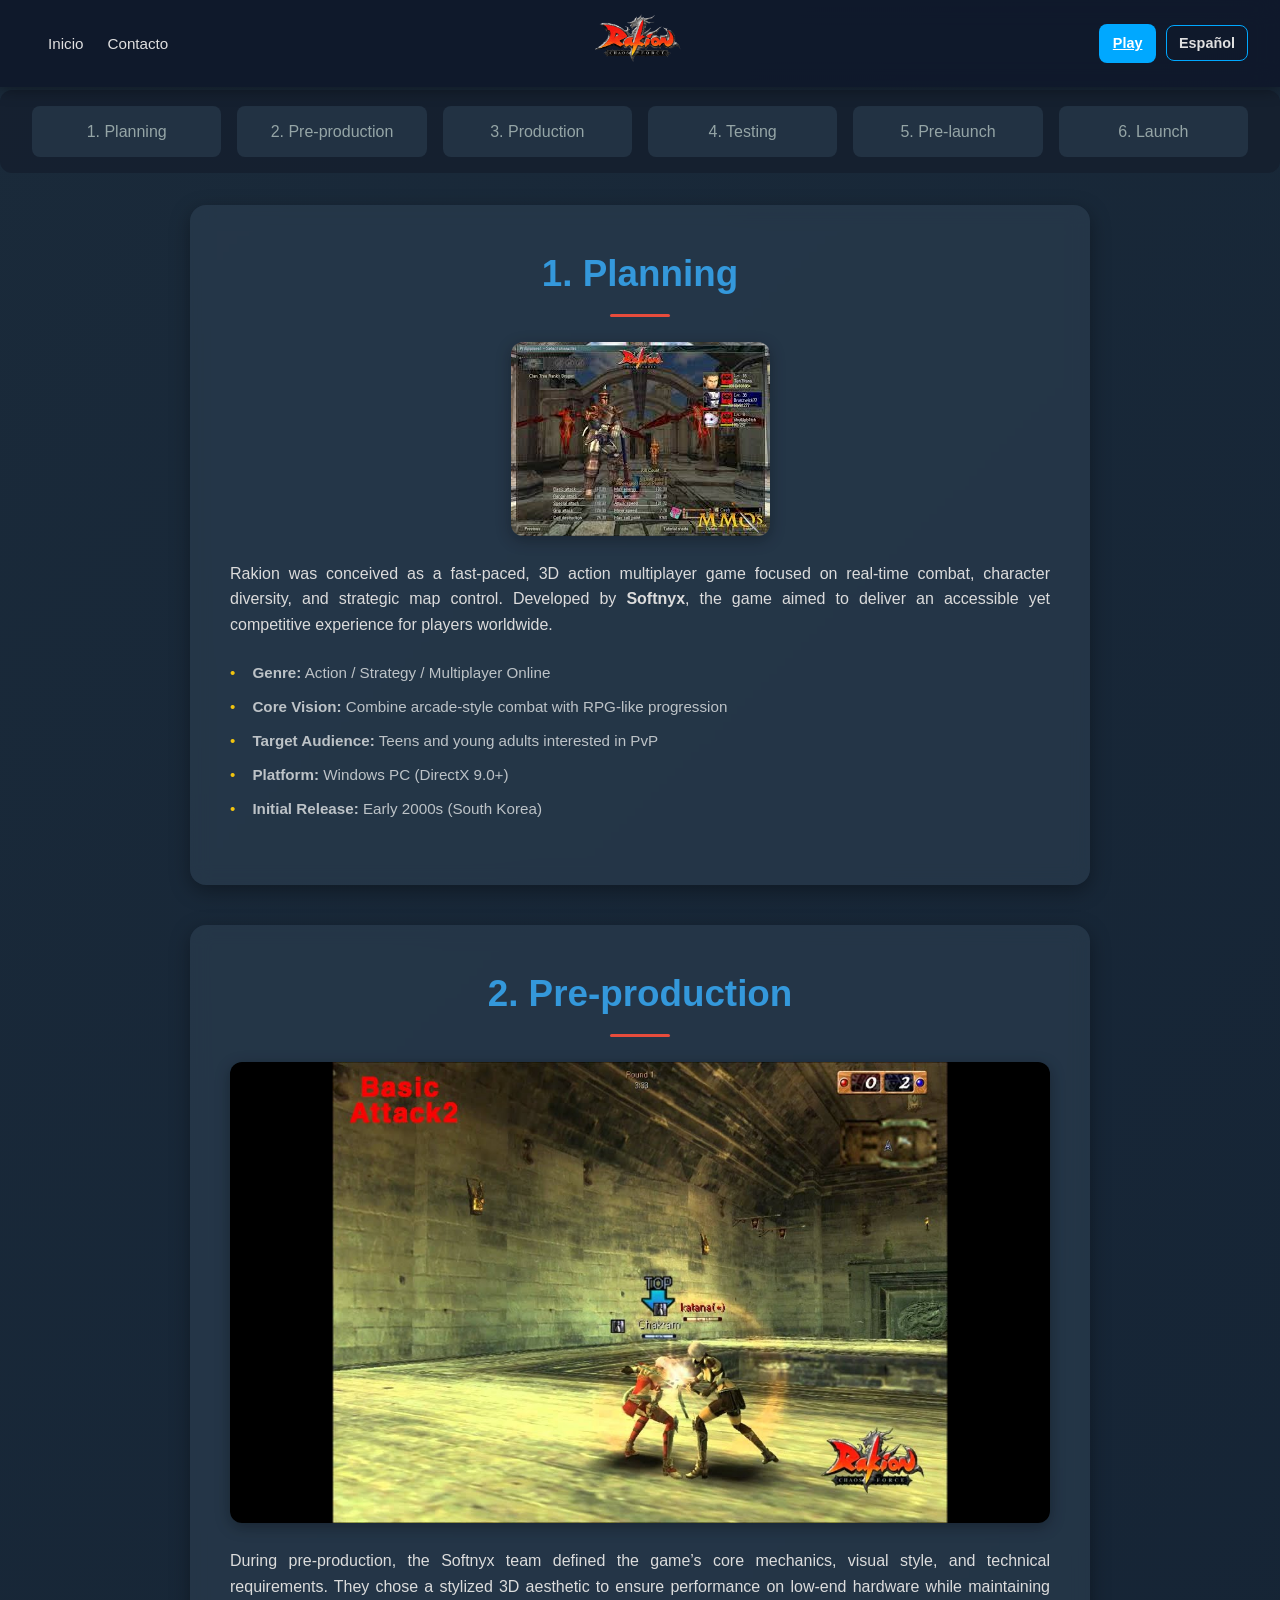
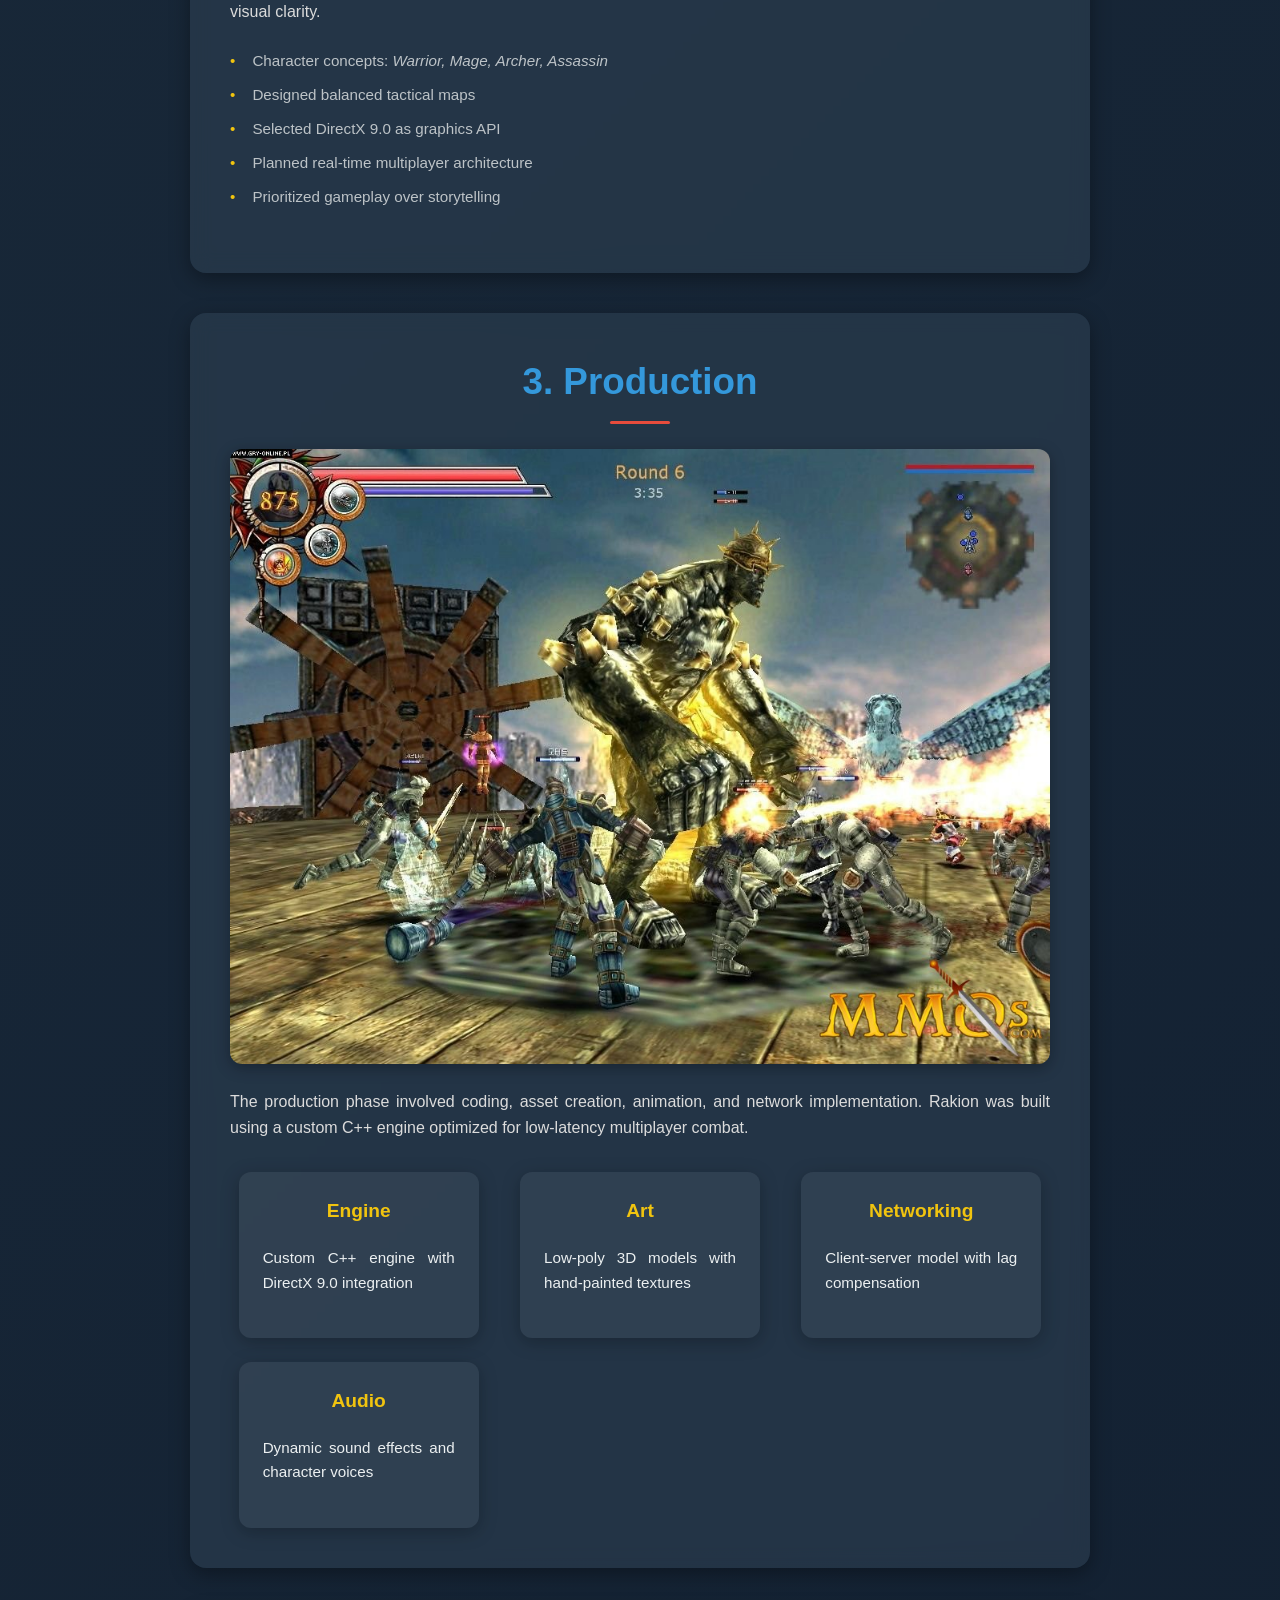
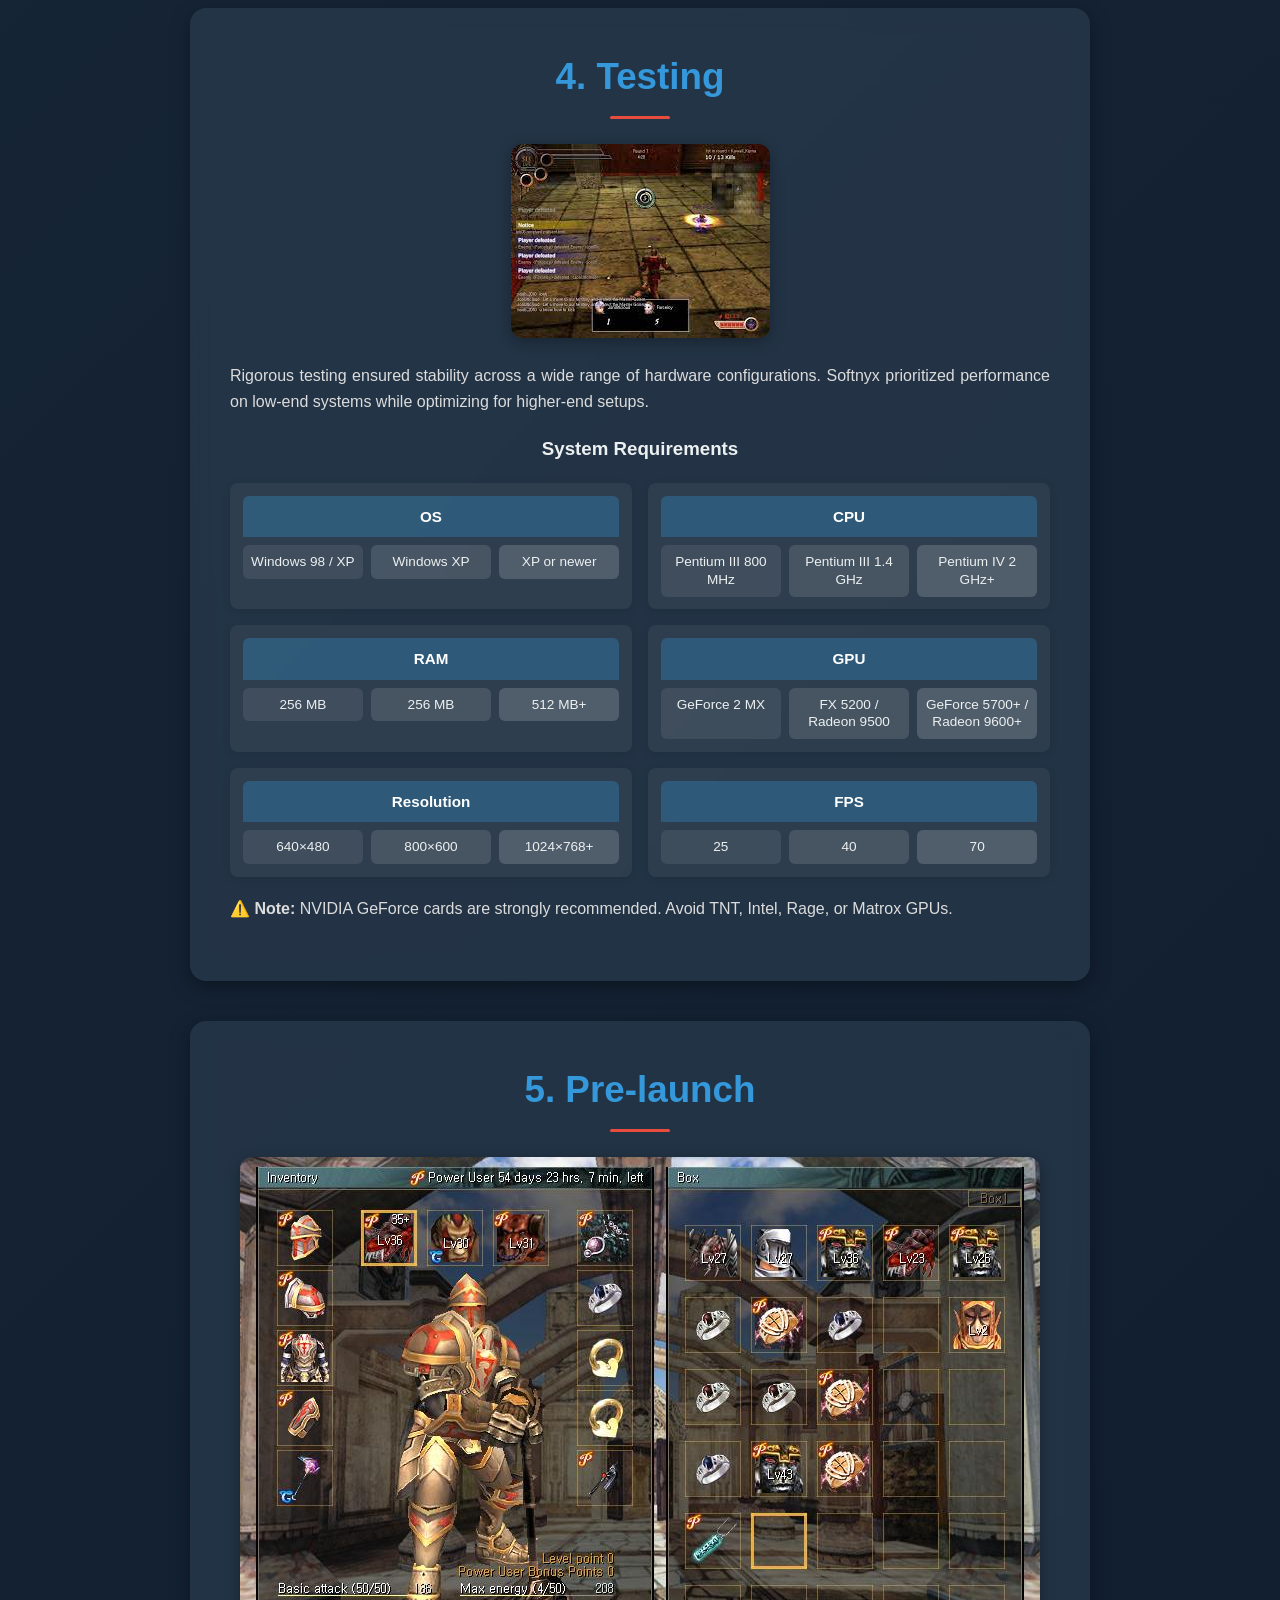
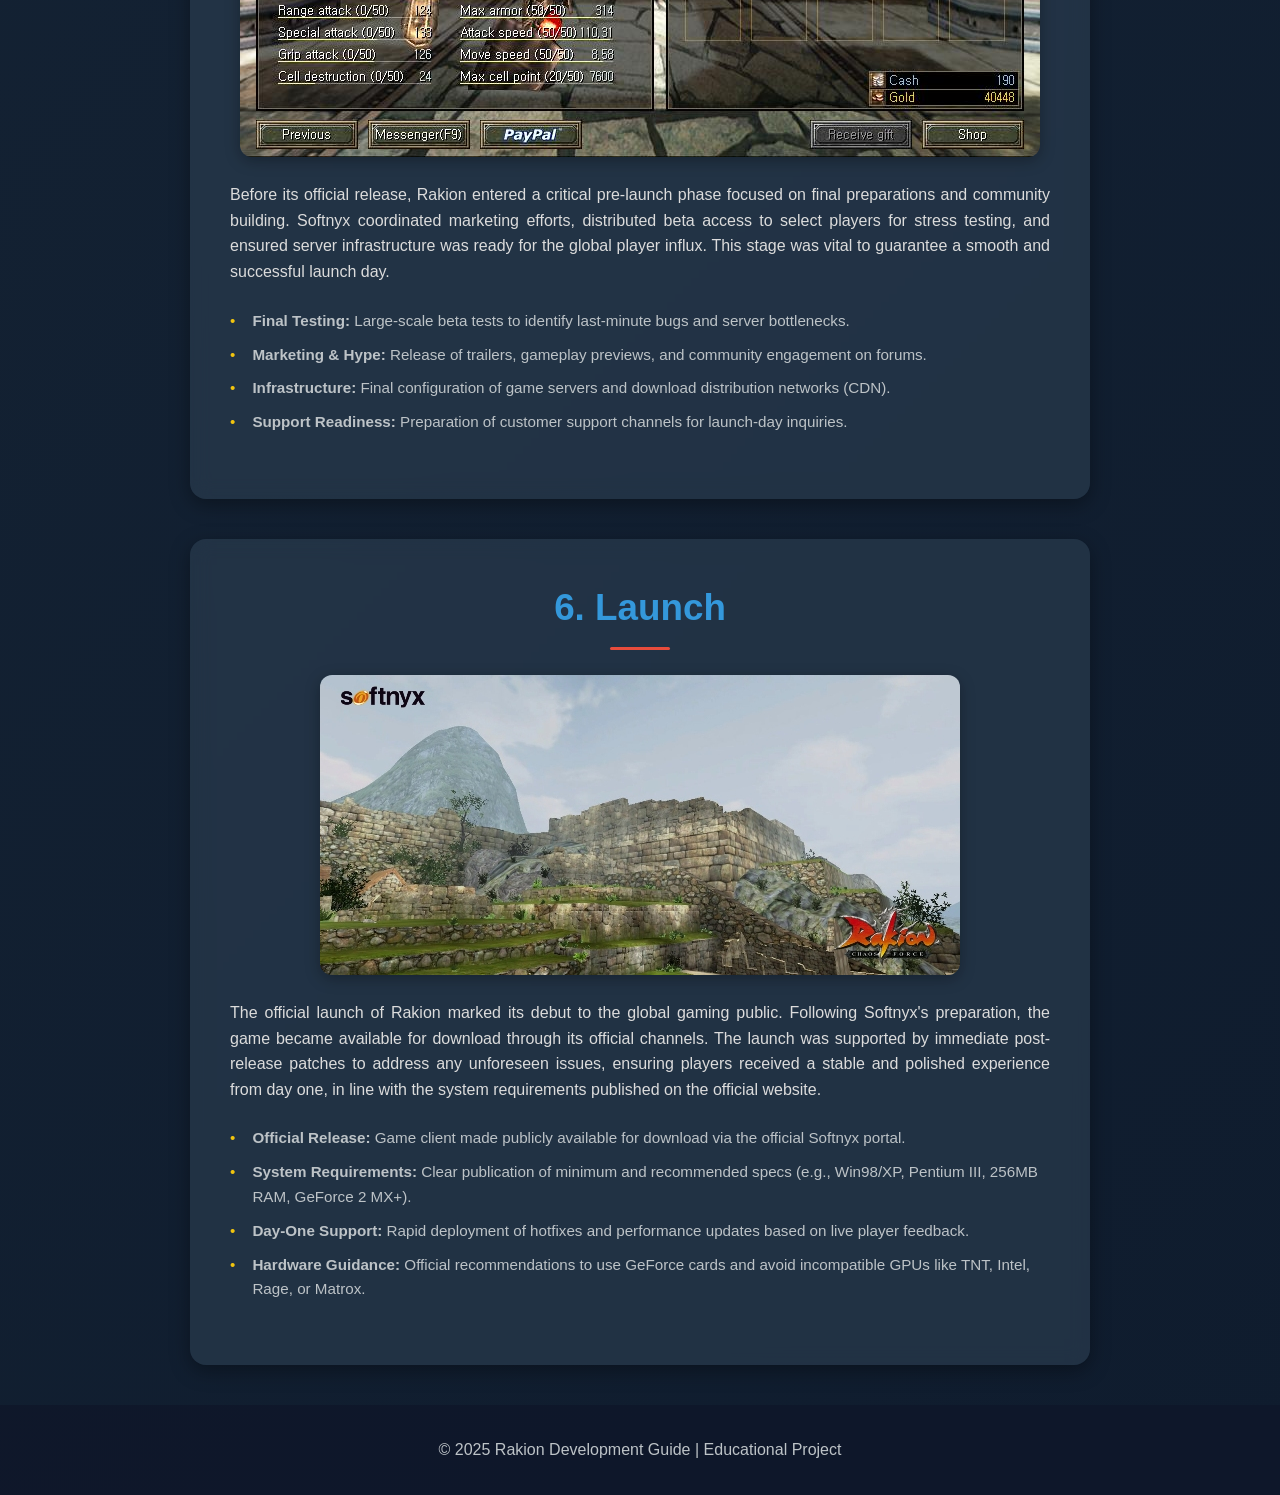
<file: index.html>
<!DOCTYPE html>
<html lang="en">
<head>
  <meta charset="UTF-8" />
  <meta name="viewport" content="width=device-width, initial-scale=1.0" />
  <title>Rakion - Game Development Process</title>
  <link rel="stylesheet" href="css/nav.css" />
  <link rel="stylesheet" href="css/style.css" />
</head>
<body>
  <!-- Navbar cargada dinámicamente -->
  <div id="navbar-container"></div>

  <main>
    <!-- TIMELINE -->
    <div class="timeline">
      <div class="step" data-target="#planning">1. Planning</div>
      <div class="step" data-target="#pre-production">2. Pre-production</div>
      <div class="step" data-target="#production">3. Production</div>
      <div class="step" data-target="#testing">4. Testing</div>
      <div class="step" data-target="#pre-launch">5. Pre-launch</div>
      <div class="step" data-target="#launch">6. Launch</div>
    </div>

    <!-- 1. PLANNING -->
    <section id="planning">
      <h2 id="planning-title">1. Planning</h2>
      <img src="images/inicio.jpeg" alt="Rakion Planning Phase" class="section-image">
      <p id="planning-text">
        Rakion was conceived as a fast-paced, 3D action multiplayer game focused on real-time combat,
        character diversity, and strategic map control. Developed by <strong>Softnyx</strong>, the game
        aimed to deliver an accessible yet competitive experience for players worldwide.
      </p>
      <ul>
        <li id="genre"><strong>Genre:</strong> Action / Strategy / Multiplayer Online</li>
        <li id="vision"><strong>Core Vision:</strong> Combine arcade-style combat with RPG-like progression</li>
        <li id="audience"><strong>Target Audience:</strong> Teens and young adults interested in PvP</li>
        <li id="platform"><strong>Platform:</strong> Windows PC (DirectX 9.0+)</li>
        <li id="release"><strong>Initial Release:</strong> Early 2000s (South Korea)</li>
      </ul>
    </section>

    <!-- 2. PRE-PRODUCTION -->
    <section id="pre-production">
      <h2 id="preprod-title">2. Pre-production</h2>
      <img src="images/preproduccion.jpg" alt="Rakion Pre-production Art" class="section-image">
      <p id="preprod-text">
        During pre-production, the Softnyx team defined the game’s core mechanics, visual style,
        and technical requirements. They chose a stylized 3D aesthetic to ensure performance
        on low-end hardware while maintaining visual clarity.
      </p>
      <ul>
        <li id="preprod-1">Character concepts: <em>Warrior, Mage, Archer, Assassin</em></li>
        <li id="preprod-2">Designed balanced tactical maps</li>
        <li id="preprod-3">Selected DirectX 9.0 as graphics API</li>
        <li id="preprod-4">Planned real-time multiplayer architecture</li>
        <li id="preprod-5">Prioritized gameplay over storytelling</li>
      </ul>
    </section>

    <!-- 3. PRODUCTION -->
    <section id="production">
      <h2 id="production-title">3. Production</h2>
      <img src="images/produccion.jpg" alt="Rakion In-Game Screenshot" class="section-image">
      <p id="production-text">
        The production phase involved coding, asset creation, animation, and network implementation.
        Rakion was built using a custom C++ engine optimized for low-latency multiplayer combat.
      </p>
      <div class="card-grid">
        <div class="card">
          <h3 id="engine-title">Engine</h3>
          <p id="engine-text">Custom C++ engine with DirectX 9.0 integration</p>
        </div>
        <div class="card">
          <h3 id="art-title">Art</h3>
          <p id="art-text">Low-poly 3D models with hand-painted textures</p>
        </div>
        <div class="card">
          <h3 id="net-title">Networking</h3>
          <p id="net-text">Client-server model with lag compensation</p>
        </div>
        <div class="card">
          <h3 id="audio-title">Audio</h3>
          <p id="audio-text">Dynamic sound effects and character voices</p>
        </div>
      </div>
    </section>

    <!-- 4. TESTING -->
    <section id="testing">
      <h2 id="testing-title">4. Testing</h2>
      <img src="images/testing.jpeg" alt="Rakion Testing Phase" class="section-image">
      <p id="testing-text">
        Rigorous testing ensured stability across a wide range of hardware configurations.
        Softnyx prioritized performance on low-end systems while optimizing for higher-end setups.
      </p>

      <h3 id="sysreq-title">System Requirements</h3>

      <!-- Nueva estructura de requisitos para mejor responsividad -->
      <div class="system-requirements-grid">
        <!-- OS -->
        <div class="req-item">
          <div class="req-header">
            <span class="req-label" id="col-component">OS</span>
          </div>
          <div class="req-values">
            <div class="req-value" id="os-min">Windows 98 / XP</div>
            <div class="req-value" id="os-rec">Windows XP</div>
            <div class="req-value" id="os-opt">XP or newer</div>
          </div>
        </div>

        <!-- CPU -->
        <div class="req-item">
          <div class="req-header">
            <span class="req-label">CPU</span>
          </div>
          <div class="req-values">
            <div class="req-value" id="cpu-min">Pentium III 800 MHz</div>
            <div class="req-value" id="cpu-rec">Pentium III 1.4 GHz</div>
            <div class="req-value" id="cpu-opt">Pentium IV 2 GHz+</div>
          </div>
        </div>

        <!-- RAM -->
        <div class="req-item">
          <div class="req-header">
            <span class="req-label">RAM</span>
          </div>
          <div class="req-values">
            <div class="req-value" id="ram-min">256 MB</div>
            <div class="req-value" id="ram-rec">256 MB</div>
            <div class="req-value" id="ram-opt">512 MB+</div>
          </div>
        </div>

        <!-- GPU -->
        <div class="req-item">
          <div class="req-header">
            <span class="req-label">GPU</span>
          </div>
          <div class="req-values">
            <div class="req-value" id="gpu-min">GeForce 2 MX</div>
            <div class="req-value" id="gpu-rec">FX 5200 / Radeon 9500</div>
            <div class="req-value" id="gpu-opt">GeForce 5700+ / Radeon 9600+</div>
          </div>
        </div>

        <!-- Resolution -->
        <div class="req-item">
          <div class="req-header">
            <span class="req-label">Resolution</span>
          </div>
          <div class="req-values">
            <div class="req-value" id="res-min">640×480</div>
            <div class="req-value" id="res-rec">800×600</div>
            <div class="req-value" id="res-opt">1024×768+</div>
          </div>
        </div>

        <!-- FPS -->
        <div class="req-item">
          <div class="req-header">
            <span class="req-label">FPS</span>
          </div>
          <div class="req-values">
            <div class="req-value" id="fps-min">25</div>
            <div class="req-value" id="fps-rec">40</div>
            <div class="req-value" id="fps-opt">70</div>
          </div>
        </div>
      </div>

      <p id="note-text">
        ⚠️ <strong>Note:</strong> NVIDIA GeForce cards are strongly recommended. Avoid TNT, Intel, Rage, or Matrox GPUs.
      </p>
    </section>
        <!-- 5. PRE-LAUNCH -->
    <section id="pre-launch">
      <h2 id="prelaunch-title">5. Pre-launch</h2>
      <img src="images/prelauch.jpg" alt="Rakion Pre-launch Phase" class="section-image">
      <p id="prelaunch-text">
        Before its official release, Rakion entered a critical pre-launch phase focused on final preparations and community building. Softnyx coordinated marketing efforts, distributed beta access to select players for stress testing, and ensured server infrastructure was ready for the global player influx. This stage was vital to guarantee a smooth and successful launch day.
      </p>
      <ul>
        <li id="prelaunch-1"><strong>Final Testing:</strong> Large-scale beta tests to identify last-minute bugs and server bottlenecks.</li>
        <li id="prelaunch-2"><strong>Marketing & Hype:</strong> Release of trailers, gameplay previews, and community engagement on forums.</li>
        <li id="prelaunch-3"><strong>Infrastructure:</strong> Final configuration of game servers and download distribution networks (CDN).</li>
        <li id="prelaunch-4"><strong>Support Readiness:</strong> Preparation of customer support channels for launch-day inquiries.</li>
      </ul>
    </section>

    <!-- 6. LAUNCH -->
    <section id="launch">
      <h2 id="launch-title">6. Launch</h2>
      <img src="images/Rakion_Mapa1.jpg" alt="Rakion Launch Day" class="section-image">
      <p id="launch-text">
        The official launch of Rakion marked its debut to the global gaming public. Following Softnyx's preparation, the game became available for download through its official channels. The launch was supported by immediate post-release patches to address any unforeseen issues, ensuring players received a stable and polished experience from day one, in line with the system requirements published on the official website.
      </p>
      <ul>
        <li id="launch-1"><strong>Official Release:</strong> Game client made publicly available for download via the official Softnyx portal.</li>
        <li id="launch-2"><strong>System Requirements:</strong> Clear publication of minimum and recommended specs (e.g., Win98/XP, Pentium III, 256MB RAM, GeForce 2 MX+).</li>
        <li id="launch-3"><strong>Day-One Support:</strong> Rapid deployment of hotfixes and performance updates based on live player feedback.</li>
        <li id="launch-4"><strong>Hardware Guidance:</strong> Official recommendations to use GeForce cards and avoid incompatible GPUs like TNT, Intel, Rage, or Matrox.</li>
      </ul>
    </section>
  </main>

  <footer>
    <p id="footer-text">© 2025 Rakion Development Guide | Educational Project</p>
  </footer>

  <!-- Scripts -->
  <script src="js/timeline-scroll.js" defer></script>

  <!-- Carga del navbar -->
  <script>
    document.addEventListener("DOMContentLoaded", () => {
      fetch("nav.html")
        .then(res => res.text())
        .then(html => {
          document.getElementById("navbar-container").innerHTML = html;
          // 🔥 Importante: lanzar evento personalizado
          document.dispatchEvent(new Event("navbarLoaded"));
        })
        .then(() => {
          document.querySelectorAll(".step").forEach(step => {
            step.addEventListener("click", () => {
              const target = document.querySelector(step.dataset.target);
              if (target) {
                window.scrollTo({
                  top: target.offsetTop - 80,
                  behavior: "smooth"
                });
              }
            });
          });
        });
    });
  </script>

  <!-- Traductor -->
  <script src="js/nuevo.js" defer></script>
</body>
</html>
</file>
<file: css/nav.css>
.navbar {
    display: flex;
    justify-content: space-between;
    align-items: center;
    padding: 0.6rem 2rem;
    background-color: rgba(15, 23, 42, 0.85);
    backdrop-filter: blur(12px);
    position: fixed;
    top: 0;
    width: 100%;
    z-index: 1000;
    box-shadow: 0 2px 15px rgba(0, 0, 0, 0.4);
    flex-wrap: wrap; /* Permite que el contenido se envuelva si es necesario */
    min-height: 70px; /* Asegura una altura mínima */
}

.logo img {
    height: 60px; /* Ajuste de tamaño del logo */
    width: auto;
}

.nav-links {
    display: flex;
    gap: 1.5rem; /* Reduce el espacio entre enlaces */
    list-style: none;
    margin: 0 1rem; /* Margen lateral */
    flex-wrap: wrap; /* Permite que los enlaces se envuelvan si no caben */
    justify-content: center; /* Centra los enlaces si se envuelven */
    flex-grow: 1; /* Intenta ocupar espacio disponible */
}

.nav-links a {
    color: #e0e0e0;
    text-decoration: none;
    font-weight: 500;
    font-size: 0.95rem; /* Ligeramente más pequeño */
    transition: color 0.3s ease;
    white-space: nowrap; /* Evita que se rompa la línea en enlaces */
}

.nav-links a:hover {
    color: #00a8ff;
}

.nav-right {
    display: flex;
    align-items: center;
    gap: 0.6rem; /* Reduce espacio entre botones */
    flex-shrink: 0; /* No se contrae */
}

.btn-jugar {
    background-color: #00a8ff;
    color: #fff;
    padding: 8px 14px; /* Ajuste de padding */
    border: none;
    border-radius: 8px;
    font-weight: 600;
    cursor: pointer;
    transition: background 0.3s ease, transform 0.3s ease;
    font-size: 0.9rem; /* Ajuste de tamaño de fuente */
    min-height: 36px; /* Asegura altura mínima para toque */
}

.btn-jugar:hover {
    background-color: #f1c40f;
    color: #000;
    transform: translateY(-2px);
}

/* Botón de idioma */
.btn-lang {
    background: transparent;
    border: 1.5px solid #00a8ff;
    color: #e0e0e0;
    padding: 8px 12px; /* Ajuste de padding */
    border-radius: 8px;
    font-weight: 600;
    cursor: pointer;
    transition: all 0.3s ease;
    font-size: 0.9rem; /* Ajuste de tamaño de fuente */
    min-height: 36px; /* Asegura altura mínima para toque */
}

.btn-lang:hover {
    background-color: #00a8ff;
    color: #000;
}

body {
    padding-top: 90px;
}

/* Ajuste para móviles medianos */
@media (max-width: 768px) {
    .navbar {
        padding: 0.5rem 1rem;
    }

    .logo img {
        height: 55px;
    }

    .nav-links {
        gap: 1rem; /* Reduce espacio entre enlaces */
        font-size: 0.9rem; /* Reduce tamaño de fuente */
    }

    .nav-links a {
        font-size: 0.9rem;
    }

    .nav-right {
        gap: 0.5rem; /* Reduce espacio entre botones */
    }

    .btn-jugar, .btn-lang {
        padding: 7px 11px; /* Ajuste de padding */
        font-size: 0.85rem; /* Reduce tamaño de fuente */
    }
}

/* Ajuste para móviles pequeños */
@media (max-width: 480px) {
    .navbar {
        padding: 0.4rem 0.8rem;
        min-height: 65px; /* Ajuste de altura mínima */
    }

    .logo img {
        height: 50px; /* Ajuste de tamaño del logo */
    }

    .nav-links {
        gap: 0.8rem; /* Reduce espacio entre enlaces */
        margin: 0 0.5rem; /* Reduce margen lateral */
        flex-direction: row; /* Mantiene en fila, pero se envuelve */
        justify-content: center; /* Centra si hay envoltura */
        flex-wrap: wrap; /* Permite envoltura */
        order: 1; /* Coloca los enlaces en el medio */
        width: 100%; /* Ocupa el ancho completo si se envuelve */
    }

    .nav-links a {
        font-size: 0.85rem; /* Reduce tamaño de fuente */
        padding: 0.2rem 0.4rem; /* Pequeño padding interno */
    }

    .logo {
        order: 0; /* Coloca el logo primero */
    }

    .nav-right {
        order: 2; /* Coloca los botones al final */
        gap: 0.4rem; /* Reduce espacio entre botones */
        margin-left: auto; /* Empuja a la derecha si hay espacio */
    }

    .btn-jugar, .btn-lang {
        padding: 6px 9px; /* Ajuste de padding */
        font-size: 0.8rem; /* Reduce tamaño de fuente */
    }
}

/* Ajuste para dispositivos muy pequeños */
@media (max-width: 360px) {
    .navbar {
        padding: 0.3rem 0.6rem;
        min-height: 60px; /* Ajuste de altura mínima */
    }

    .logo img {
        height: 45px; /* Ajuste de tamaño del logo */
    }

    .nav-links {
        gap: 0.6rem; /* Reduce espacio entre enlaces */
        margin: 0 0.3rem; /* Reduce margen lateral */
    }

    .nav-links a {
        font-size: 0.8rem; /* Reduce tamaño de fuente */
        padding: 0.1rem 0.3rem; /* Pequeño padding interno */
    }

    .nav-right {
        gap: 0.3rem; /* Reduce espacio entre botones */
    }

    .btn-jugar, .btn-lang {
        padding: 5px 7px; /* Ajuste de padding */
        font-size: 0.75rem; /* Reduce tamaño de fuente */
    }
}
</file>
<file: css/style.css>
/* === BASE === */
* { 
    margin: 0; 
    padding: 0; 
    box-sizing: border-box; 
}

body {
    font-family: 'Segoe UI', Tahoma, Geneva, Verdana, sans-serif;
    background: linear-gradient(135deg, #1a2a3a 0%, #0f1c2e 100%);
    color: #ecf0f1;
    line-height: 1.6;
    scroll-behavior: smooth;
    padding-top: 90px;
}

/* === TIMELINE === */
.timeline {
    display: flex;
    justify-content: space-between;
    gap: 1rem;
    background: rgba(20, 30, 45, 0.8);
    border-radius: 12px;
    padding: 1rem 2rem;
    margin-bottom: 2rem;
    flex-wrap: wrap; /* Permite que los items se envuelvan si es necesario */
}

.timeline .step {
    flex: 1; /* Intenta distribuir espacio equitativamente */
    text-align: center;
    background: rgba(44, 62, 80, 0.6);
    padding: 0.8rem;
    border-radius: 8px;
    color: #95a5a6;
    transition: all 0.3s;
    min-width: 120px; /* Ancho mínimo para evitar que se compriman demasiado */
    font-size: 1rem; /* Tamaño base */
}

.timeline .step.active, 
.timeline .step:hover {
    background: #3498db;
    color: #fff;
    transform: scale(1.05);
}

/* === SECTION CONTAINER === */
section {
    background: rgba(44, 62, 80, 0.65);
    backdrop-filter: blur(10px);
    border-radius: 16px;
    padding: 2.5rem;
    margin-bottom: 2.5rem;
    box-shadow: 0 6px 20px rgba(0, 0, 0, 0.35);
    opacity: 0;
    transform: translateY(30px);
    animation: fadeUp 0.8s forwards;
    text-align: center;
    max-width: 900px;
    margin-left: auto;
    margin-right: auto;
}

@keyframes fadeUp {
    to {
        opacity: 1;
        transform: translateY(0);
    }
}

/* === TITULOS === */
section h2 {
    font-size: 2.3rem;
    color: #3498db;
    text-align: center;
    font-weight: 700;
    margin-bottom: 1rem;
}

section h2::after {
    content: '';
    display: block;
    width: 60px;
    height: 3px;
    background: #e74c3c;
    margin: 0.6rem auto;
    border-radius: 2px;
}

/* === IMÁGENES === */
.section-image {
    display: block;
    margin: 25px auto;
    max-width: 100%; /* Asegura que la imagen no exceda el contenedor */
    height: auto;
    border-radius: 12px;
    box-shadow: 0 4px 15px rgba(0, 0, 0, 0.3);
    transition: transform 0.4s ease, box-shadow 0.4s ease;
    opacity: 0;
    transform: translateY(20px);
    animation: fadeUpImage 0.9s forwards;
}

.section-image:hover {
    transform: scale(1.03);
    box-shadow: 0 8px 25px rgba(0, 0, 0, 0.45);
}

@keyframes fadeUpImage {
    to {
        opacity: 1;
        transform: translateY(0);
    }
}

/* === TEXTOS === */
section p {
    font-size: 1rem;
    color: #dcdcdc;
    margin: 1.2rem 0;
    text-align: justify; /* Justificado para escritorio */
}

section ul {
    list-style: none;
    padding: 0;
    margin: 1.5rem 0;
    text-align: left;
}

section ul li {
    margin-bottom: 0.6rem;
    padding-left: 1.4rem;
    position: relative;
    font-size: 0.95rem;
    color: #bdc3c7;
}

section ul li::before {
    content: "•";
    color: #f1c40f;
    position: absolute;
    left: 0;
}

/* === PRODUCCIÓN (MEJORADA) === */
.card-grid {
    display: grid;
    grid-template-columns: repeat(auto-fit, minmax(220px, 1fr));
    gap: 1.5rem;
    margin-top: 2rem;
    justify-items: center;
}

.card {
    background: rgba(255, 255, 255, 0.06);
    padding: 1.5rem;
    border-radius: 12px;
    box-shadow: 0 4px 18px rgba(0, 0, 0, 0.25);
    width: 100%;
    max-width: 240px;
    text-align: center;
    transition: transform 0.3s ease, box-shadow 0.3s ease;
}

.card:hover {
    transform: translateY(-8px);
    box-shadow: 0 6px 25px rgba(0, 0, 0, 0.4);
    background: rgba(52, 152, 219, 0.1);
}

.card h3 {
    color: #f1c40f;
    font-size: 1.2rem;
    margin-bottom: 0.8rem;
}

.card p {
    color: #ecf0f1;
    font-size: 0.95rem;
}

/* === NUEVA ESTRUCTURA DE REQUISITOS DEL SISTEMA === */
.system-requirements-grid {
    display: grid;
    grid-template-columns: repeat(auto-fit, minmax(280px, 1fr));
    gap: 1rem;
    margin-top: 1.2rem;
}

.req-item {
    background: rgba(255, 255, 255, 0.05);
    border-radius: 8px;
    padding: 0.8rem;
    box-shadow: 0 2px 8px rgba(0, 0, 0, 0.1);
    transition: transform 0.2s ease;
}

.req-item:hover {
    transform: translateY(-2px);
    box-shadow: 0 4px 12px rgba(0, 0, 0, 0.15);
}

.req-header {
    background: rgba(52, 152, 219, 0.3);
    color: #fff;
    padding: 0.5rem;
    border-radius: 6px 6px 0 0;
    margin-bottom: 0.5rem;
    text-align: center;
}

.req-label {
    font-weight: bold;
    font-size: 0.95rem;
}

.req-values {
    display: flex;
    justify-content: space-between;
    gap: 0.5rem;
    flex-wrap: wrap;
}

.req-value {
    flex: 1;
    min-width: 80px;
    background: rgba(255, 255, 255, 0.08);
    padding: 0.5rem;
    border-radius: 6px;
    text-align: center;
    font-size: 0.85rem;
    line-height: 1.3;
}

/* Estilos para la columna "Mínimo" */
.req-value:nth-child(1) {
    background: rgba(255, 255, 255, 0.08);
}

/* Estilos para la columna "Recomendado" */
.req-value:nth-child(2) {
    background: rgba(255, 255, 255, 0.12);
}

/* Estilos para la columna "Óptimo" */
.req-value:nth-child(3) {
    background: rgba(255, 255, 255, 0.16);
}

/* === CUADRO DE RESUMEN === */
.summary {
    margin-top: 1.2rem;
    background: rgba(255, 255, 255, 0.05);
    border-left: 4px solid #f1c40f;
    padding: 0.8rem 1rem;
    border-radius: 8px;
    font-size: 0.95rem;
}

/* === FOOTER === */
footer {
    text-align: center;
    padding: 2rem 0;
    color: #bdc3c7;
    background: rgba(15, 23, 42, 0.85);
}

footer .footer-links {
    margin-top: 0.5rem;
}

footer .footer-links a {
    color: #bdc3c7;
    text-decoration: none;
    font-size: 0.9rem;
}

footer .footer-links a:hover {
    color: #f1c40f;
}

/* === RESPONSIVE === */
/* Dispositivos medianos */
@media (max-width: 768px) {
    section {
        padding: 1.8rem 1.5rem; /* Ajuste de padding */
    }

    section h2 {
        font-size: 1.9rem; /* Ajuste de tamaño de título */
    }

    .card-grid {
        grid-template-columns: 1fr 1fr; /* Dos columnas en móviles medianos */
        gap: 1.2rem; /* Ajuste de espacio */
    }

    /* Ajuste de texto */
    section p {
        font-size: 1.05rem; /* Ligeramente más grande */
        text-align: left; /* Alineación izquierda para móviles */
    }

    /* Ajuste del timeline */
    .timeline {
        padding: 0.8rem 1rem;
        gap: 0.5rem; /* Menos espacio entre pasos */
    }
    .timeline .step {
        padding: 0.6rem 0.4rem;
        font-size: 0.9rem;
        min-width: 100px; /* Ancho mínimo reducido */
        flex: 1 1 auto; /* Flexibilidad */
    }

    /* Ajuste de la nueva estructura de requisitos */
    .system-requirements-grid {
        grid-template-columns: 1fr; /* Una sola columna en móviles medianos */
        gap: 0.8rem;
    }

    .req-values {
        flex-direction: column;
        gap: 0.3rem;
    }

    .req-value {
        min-width: auto;
        width: 100%;
        font-size: 0.8rem;
    }
}

/* Dispositivos pequeños */
@media (max-width: 480px) {
    section {
        padding: 1.5rem 1.2rem; /* Ajuste de padding */
    }

    .section-image {
        max-width: 100%; /* Asegura que la imagen use el 100% del contenedor */
    }

    section h2 {
        font-size: 1.7rem; /* Ajuste de tamaño de título */
    }

    .card-grid {
        grid-template-columns: 1fr; /* Una columna en móviles pequeños */
        gap: 1rem; /* Ajuste de espacio */
    }

    /* Ajuste de texto */
    section p {
        font-size: 1rem; /* Ajuste de tamaño de fuente */
    }

    /* Ajuste del timeline */
    .timeline {
        flex-direction: column; /* Apila los pasos verticalmente */
        gap: 0.4rem; /* Menos espacio entre pasos */
    }
    .timeline .step {
        padding: 0.7rem 0.5rem; /* Ajuste de padding */
        font-size: 0.95rem; /* Ajuste de tamaño de fuente */
        min-width: auto; /* Ignora el ancho mínimo */
        flex: 1 1 100%; /* Ocupa el 100% del ancho */
    }

    /* Ajuste de la nueva estructura de requisitos */
    .system-requirements-grid {
        grid-template-columns: 1fr; /* Una sola columna en móviles pequeños */
        gap: 0.6rem;
    }

    .req-header {
        padding: 0.4rem;
        font-size: 0.9rem;
    }

    .req-value {
        font-size: 0.75rem;
        padding: 0.4rem;
    }
}

/* Dispositivos muy pequeños (Ej: 320px) */
@media (max-width: 360px) {
    section {
        padding: 1.2rem 1rem;
    }

    section h2 {
        font-size: 1.6rem;
    }

    .timeline .step {
        font-size: 0.85rem;
        padding: 0.6rem 0.4rem;
    }

    .req-value {
        font-size: 0.7rem;
    }
}
</file>
